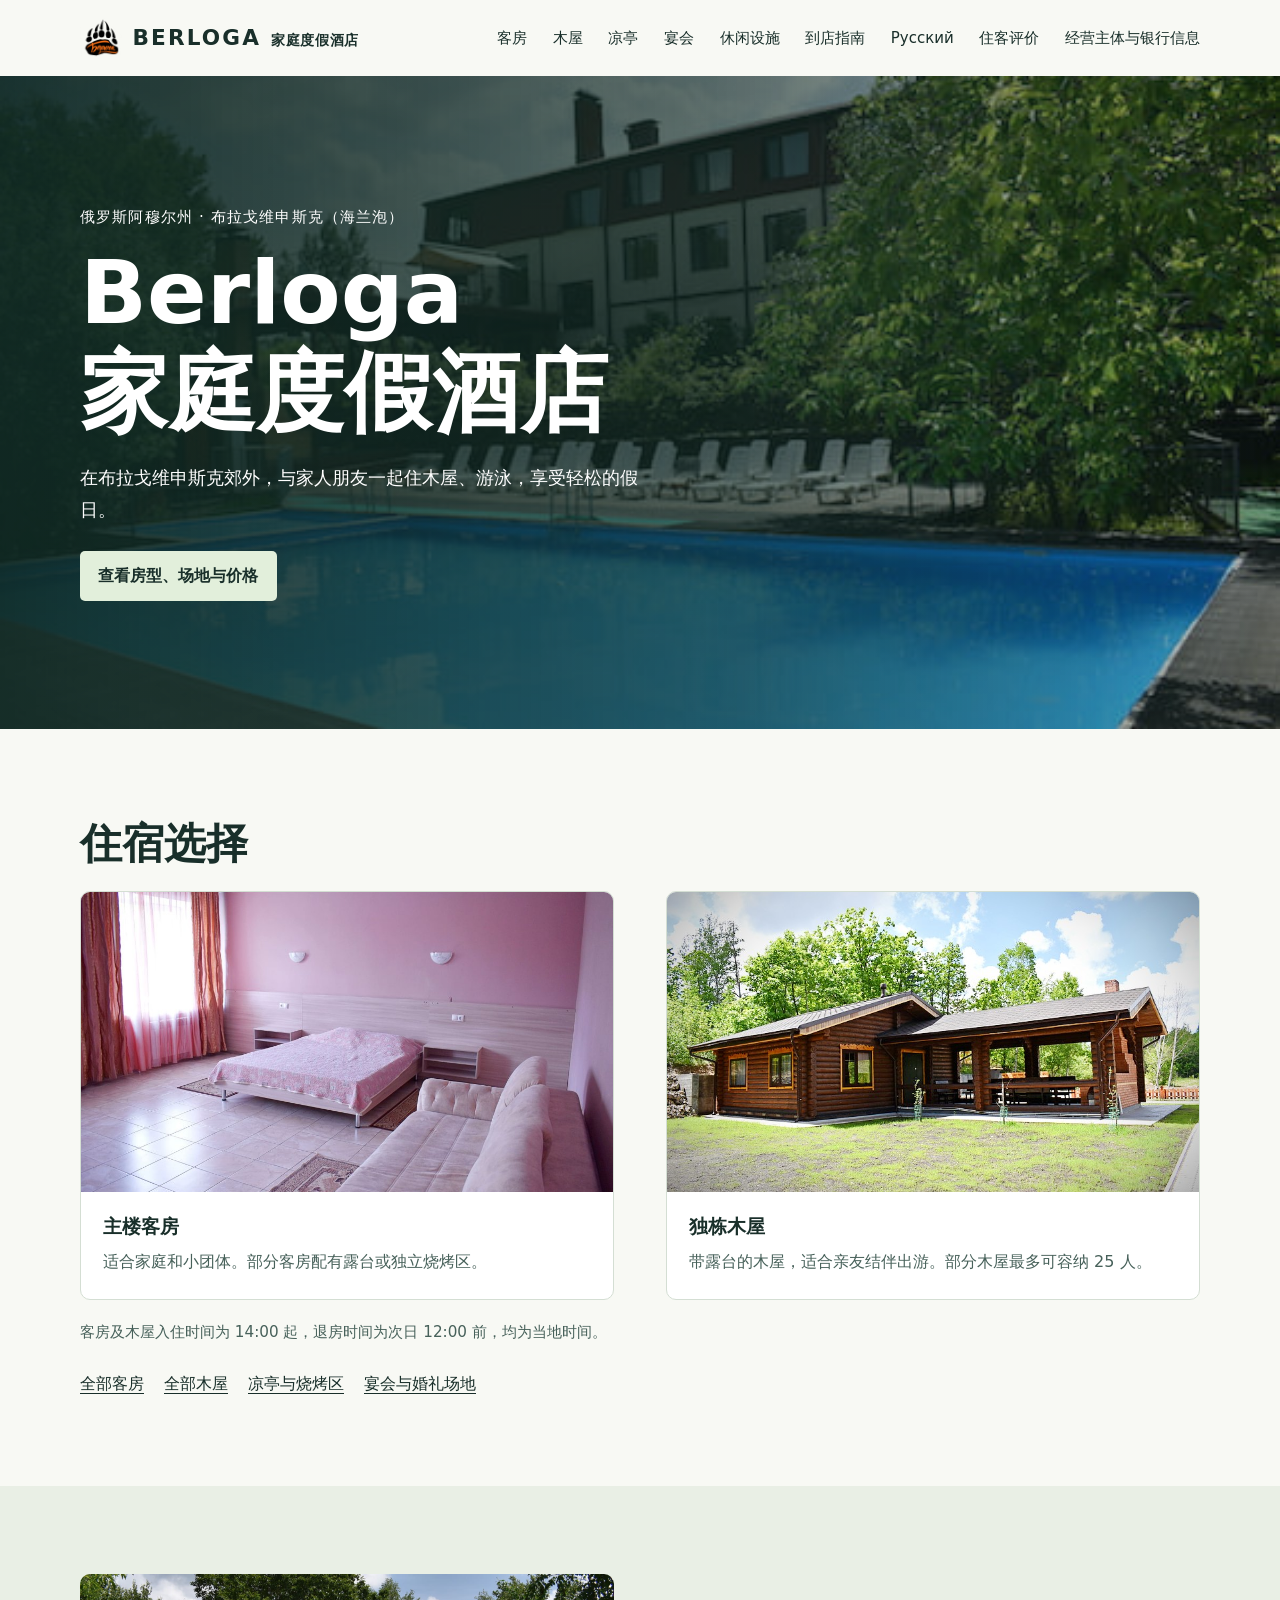
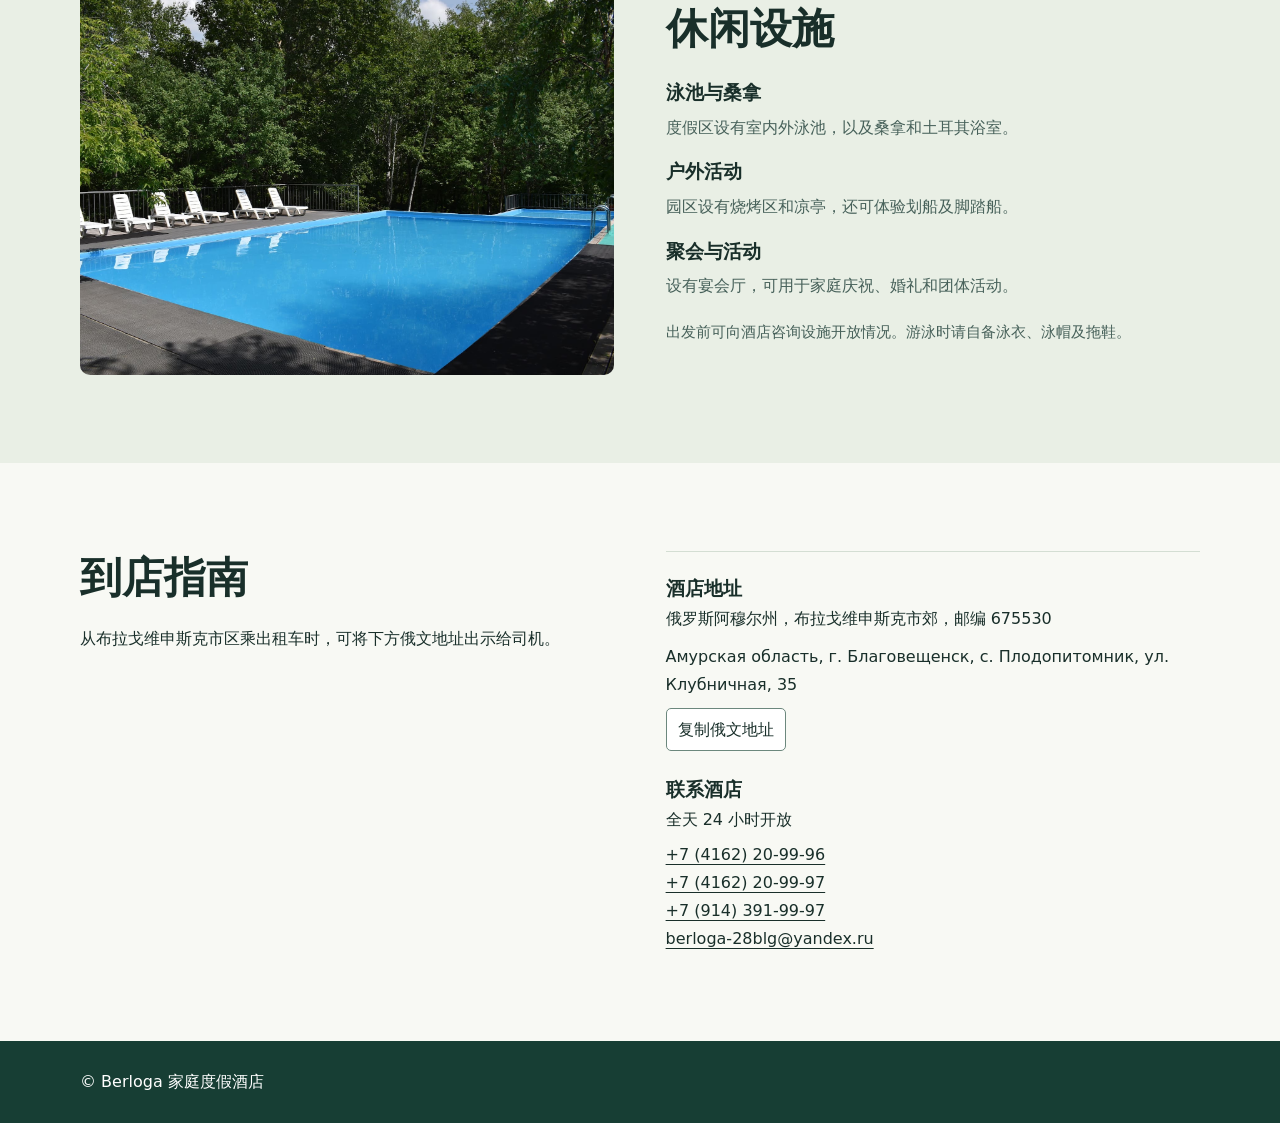
<file: index.html>
<!doctype html>
<html lang="zh-CN">
<head>
  <meta charset="utf-8">
  <meta name="viewport" content="width=device-width, initial-scale=1">
  <title>Berloga 家庭度假酒店｜俄罗斯布拉戈维申斯克（海兰泡）</title>
  <meta name="description" content="了解俄罗斯布拉戈维申斯克郊外的 Berloga 家庭度假酒店。查看客房、木屋、泳池、到店地址及联系方式。">
  <link rel="stylesheet" href="style.css">
  <link rel="icon" href="logo.png" type="image/png">
</head>
<body>
  <header>
    <div class="wrap top">
      <a class="brand" href="#" aria-label="Berloga 首页"><img src="logo.png" width="42" height="40" alt=""><span>BERLOGA <small>家庭度假酒店</small></span></a>
      <nav aria-label="主导航"><a href="catalog.html#rooms">客房</a><a href="catalog.html#cottages">木屋</a><a href="catalog.html#gazebos">凉亭</a><a href="catalog.html#halls">宴会</a><a href="#leisure">休闲设施</a><a href="#visit">到店指南</a><a href="https://berloga28.ru/" lang="ru" hreflang="ru">Русский</a><a href="reviews.html">住客评价</a><a href="requisites.html">经营主体与银行信息</a></nav>
    </div>
  </header>
  <main>
    <section class="hero">
      <div class="wrap hero-content">
        <p class="location">俄罗斯阿穆尔州 · 布拉戈维申斯克（海兰泡）</p>
        <h1>Berloga<br>家庭度假酒店</h1>
        <p>在布拉戈维申斯克郊外，与家人朋友一起住木屋、游泳，享受轻松的假日。</p>
        <a class="button" href="catalog.html">查看房型、场地与价格</a>
      </div>
    </section>
    <section class="wrap section" id="stay">
      <h2>住宿选择</h2>
      <div class="cards">
        <article><img src="room.jpg" alt="Berloga 酒店客房" loading="lazy"><div class="card-copy"><h3>主楼客房</h3><p>适合家庭和小团体。部分客房配有露台或独立烧烤区。</p></div></article>
        <article><img src="cottage.png" alt="Berloga 度假木屋" loading="lazy"><div class="card-copy"><h3>独栋木屋</h3><p>带露台的木屋，适合亲友结伴出游。部分木屋最多可容纳 25 人。</p></div></article>
      </div>
      <p class="note">客房及木屋入住时间为 14:00 起，退房时间为次日 12:00 前，均为当地时间。</p>
      <p class="listing-links"><a href="catalog.html#rooms">全部客房</a><a href="catalog.html#cottages">全部木屋</a><a href="catalog.html#gazebos">凉亭与烧烤区</a><a href="catalog.html#halls">宴会与婚礼场地</a></p>
    </section>
    <section class="leisure" id="leisure">
      <div class="wrap section feature">
        <img src="pool.jpg" alt="Berloga 度假区泳池" loading="lazy">
        <div>
          <h2>休闲设施</h2>
          <dl>
            <dt>泳池与桑拿</dt><dd>度假区设有室内外泳池，以及桑拿和土耳其浴室。</dd>
            <dt>户外活动</dt><dd>园区设有烧烤区和凉亭，还可体验划船及脚踏船。</dd>
            <dt>聚会与活动</dt><dd>设有宴会厅，可用于家庭庆祝、婚礼和团体活动。</dd>
          </dl>
          <p class="note">出发前可向酒店咨询设施开放情况。游泳时请自备泳衣、泳帽及拖鞋。</p>
        </div>
      </div>
    </section>
    <section class="wrap section visit" id="visit">
      <div><h2>到店指南</h2><p>从布拉戈维申斯克市区乘出租车时，可将下方俄文地址出示给司机。</p></div>
      <div class="visit-details">
        <h3>酒店地址</h3>
        <p>俄罗斯阿穆尔州，布拉戈维申斯克市郊，邮编 675530</p>
        <address lang="ru" id="address">Амурская область, г. Благовещенск, с. Плодопитомник, ул. Клубничная, 35</address>
        <button type="button" id="copy" hidden>复制俄文地址</button>
        <span id="copy-status" role="status"></span>
        <h3>联系酒店</h3>
        <p>全天 24 小时开放</p>
        <ul class="contacts">
          <li><a href="tel:+74162209996">+7 (4162) 20-99-96</a></li>
          <li><a href="tel:+74162209997">+7 (4162) 20-99-97</a></li>
          <li><a href="tel:+79143919997">+7 (914) 391-99-97</a></li>
          <li><a href="mailto:berloga-28blg@yandex.ru">berloga-28blg@yandex.ru</a></li>
        </ul>
      </div>
    </section>
  </main>
  <footer><div class="wrap">© Berloga 家庭度假酒店</div></footer>
  <script>
    const copyButton = document.querySelector('#copy');
    const address = document.querySelector('#address');
    const copyStatus = document.querySelector('#copy-status');

    if (navigator.clipboard) {
      copyButton.hidden = false;
      copyButton.addEventListener('click', async () => {
        try {
          await navigator.clipboard.writeText(address.textContent.trim());
          copyStatus.textContent = '已复制';
        } catch {
          copyStatus.textContent = '请选中上方俄文地址并手动复制。';
        }
      });
    }
  </script>
</body>
</html>
</file>
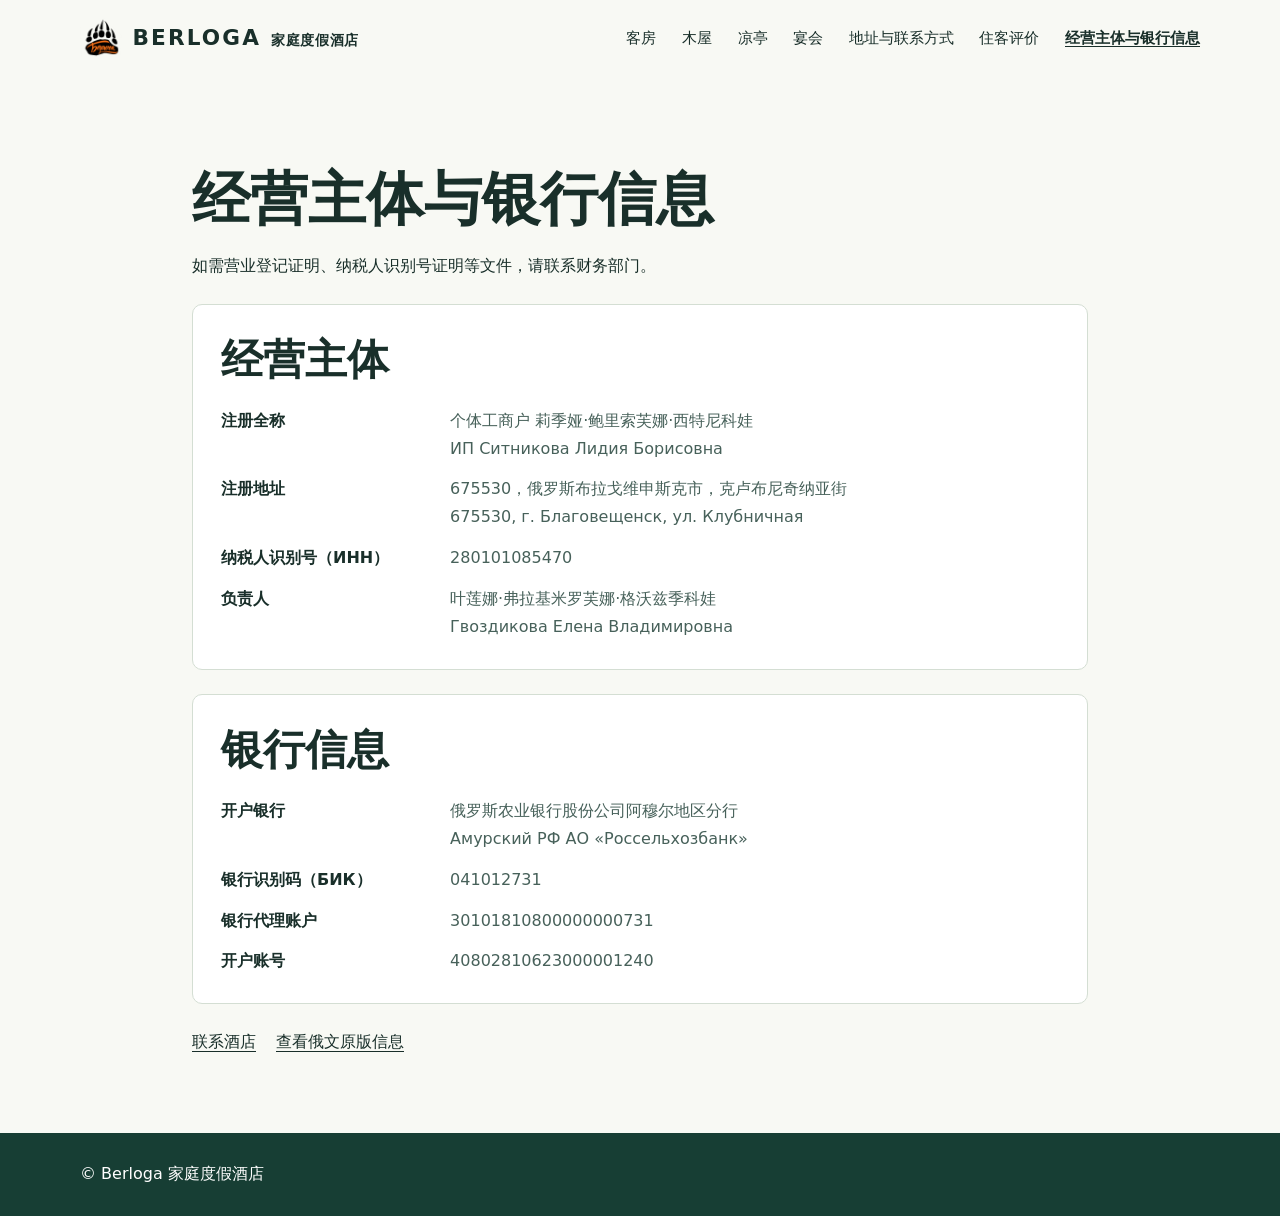
<file: requisites.html>
<!doctype html>
<html lang="zh-CN">
<head>
  <meta charset="utf-8">
  <meta name="viewport" content="width=device-width, initial-scale=1">
  <title>经营主体与银行信息｜Berloga 家庭度假酒店</title>
  <link rel="icon" href="logo.png" type="image/png">
  <link rel="stylesheet" href="style.css">
</head>
<body>
  <header><div class="wrap top">
    <a class="brand" href="index.html"><img src="logo.png" width="42" height="40" alt=""><span>BERLOGA <small>家庭度假酒店</small></span></a>
    <nav aria-label="主导航">
      <a href="catalog.html#rooms">客房</a><a href="catalog.html#cottages">木屋</a>
      <a href="catalog.html#gazebos">凉亭</a><a href="catalog.html#halls">宴会</a>
      <a href="index.html#visit">地址与联系方式</a>
    <a href="reviews.html">住客评价</a><a href="requisites.html" aria-current="page">经营主体与银行信息</a></nav>
  </div></header>
  <main class="wrap catalog-main company-main">
    <h1>经营主体与银行信息</h1>
    <p>如需营业登记证明、纳税人识别号证明等文件，请联系财务部门。</p>
    <section class="company-panel">
      <h2>经营主体</h2>
      <dl class="company-details">
        <dt>注册全称</dt><dd>个体工商户 莉季娅·鲍里索芙娜·西特尼科娃<br><span lang="ru">ИП Ситникова Лидия Борисовна</span></dd>
        <dt>注册地址</dt><dd>675530，俄罗斯布拉戈维申斯克市，克卢布尼奇纳亚街<br><span lang="ru">675530, г. Благовещенск, ул. Клубничная</span></dd>
        <dt>纳税人识别号（ИНН）</dt><dd>280101085470</dd>
        <dt>负责人</dt><dd>叶莲娜·弗拉基米罗芙娜·格沃兹季科娃<br><span lang="ru">Гвоздикова Елена Владимировна</span></dd>
      </dl>
    </section>
    <section class="company-panel">
      <h2>银行信息</h2>
      <dl class="company-details">
        <dt>开户银行</dt><dd>俄罗斯农业银行股份公司阿穆尔地区分行<br><span lang="ru">Амурский РФ АО «Россельхозбанк»</span></dd>
        <dt>银行识别码（БИК）</dt><dd>041012731</dd>
        <dt>银行代理账户</dt><dd>30101810800000000731</dd>
        <dt>开户账号</dt><dd>40802810623000001240</dd>
      </dl>
    </section>
    <p class="listing-links"><a href="index.html#visit">联系酒店</a><a href="https://berloga28.ru/company/requisites/" hreflang="ru">查看俄文原版信息</a></p>
  </main>
  <footer><div class="wrap">© Berloga 家庭度假酒店</div></footer>
</body>
</html>
</file>
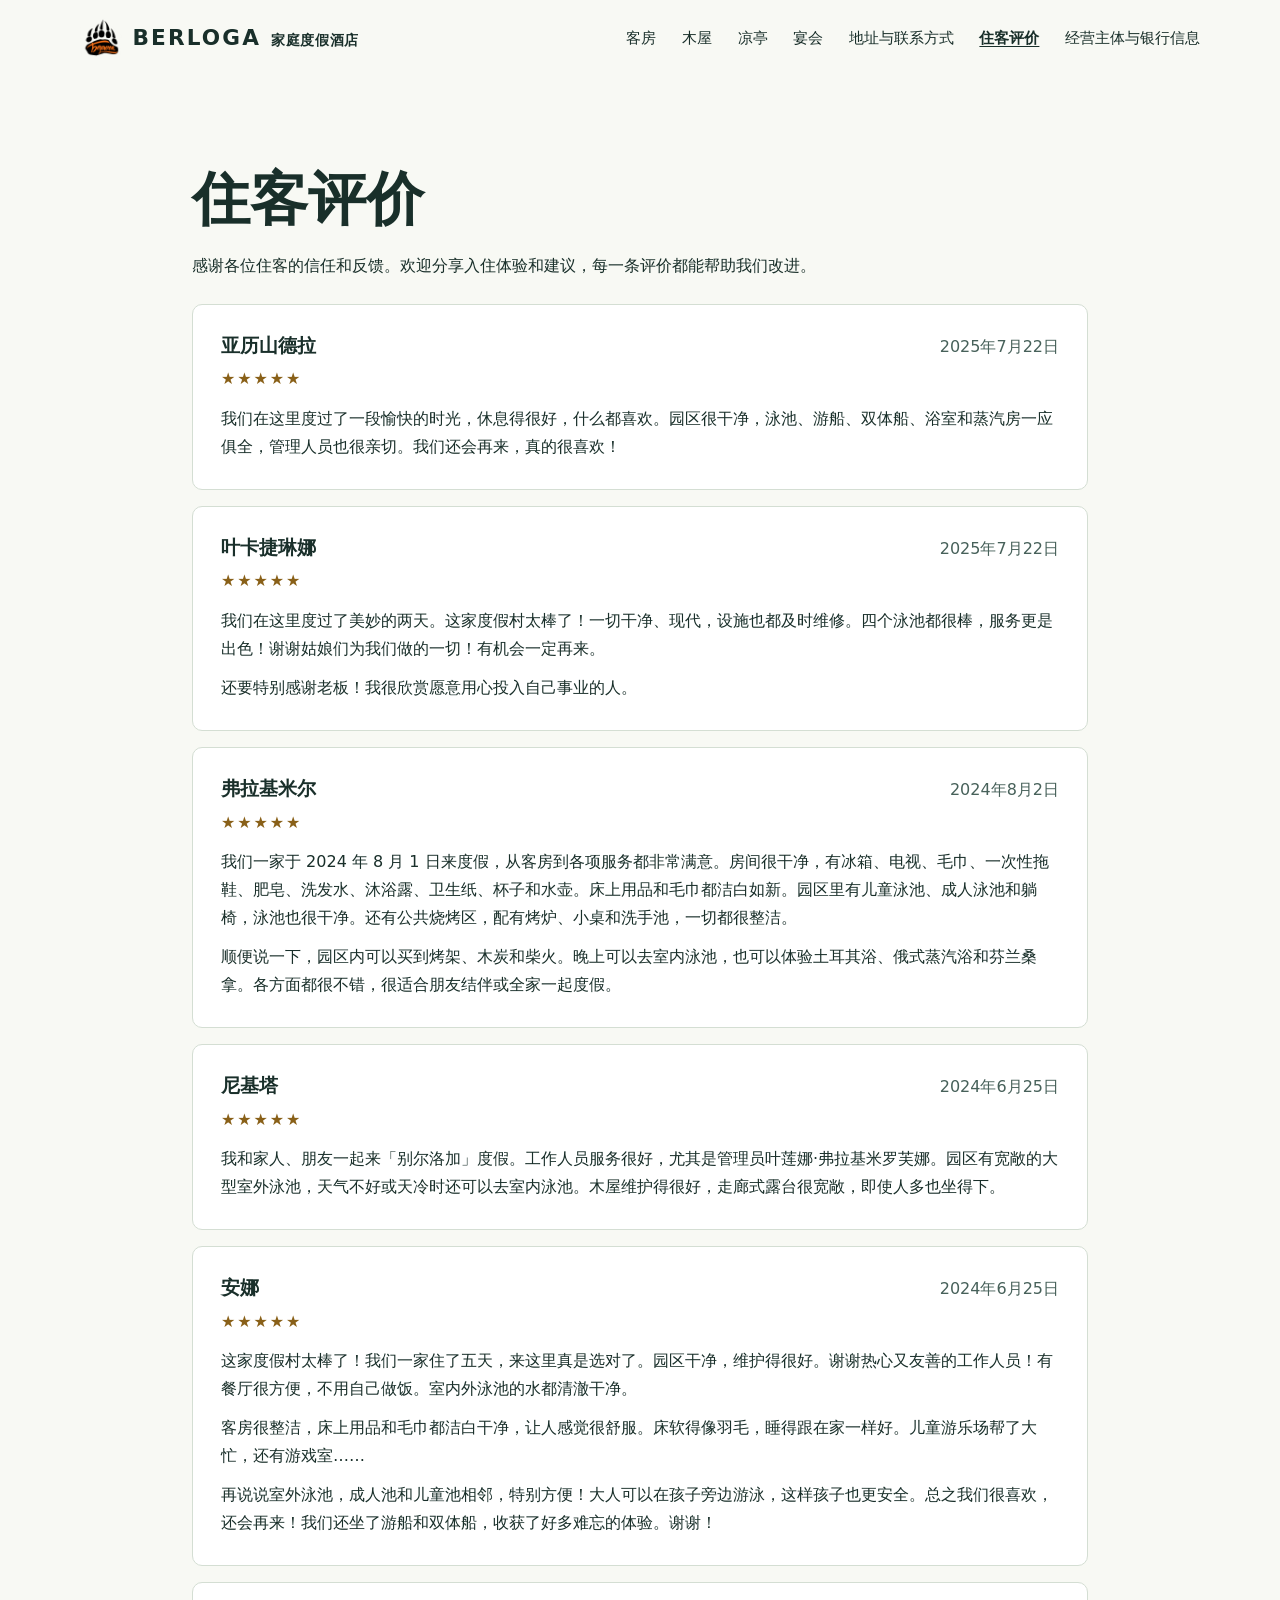
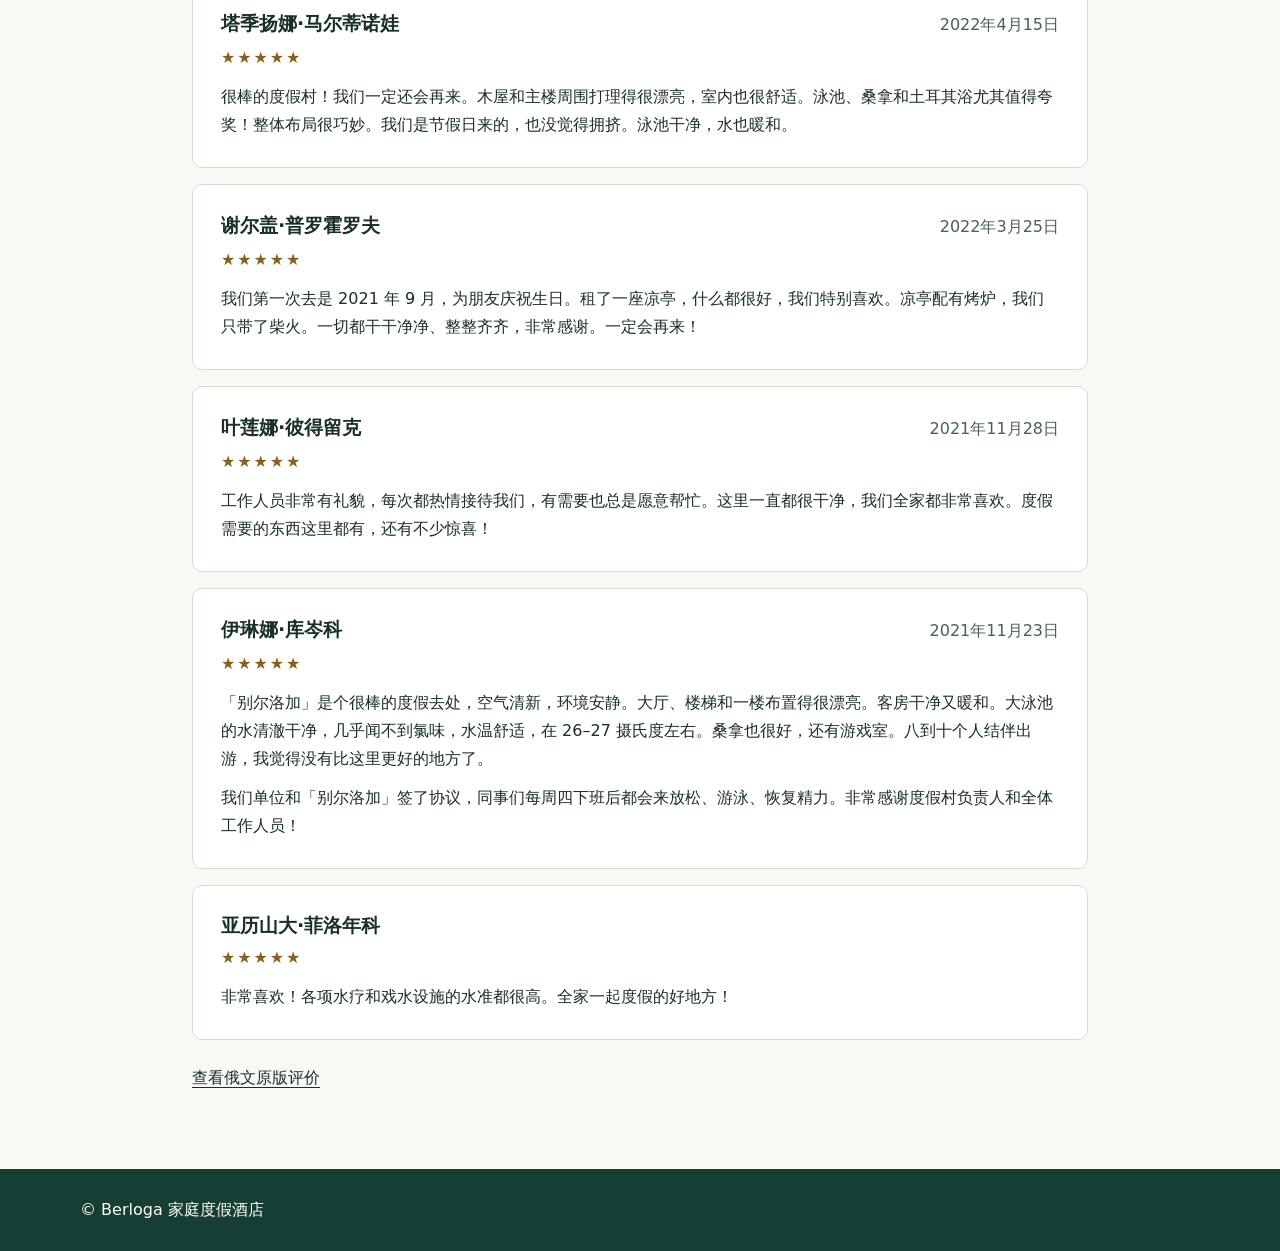
<file: reviews.html>
<!doctype html>
<html lang="zh-CN">
<head>
  <meta charset="utf-8">
  <meta name="viewport" content="width=device-width, initial-scale=1">
  <title>住客评价｜Berloga 家庭度假酒店</title>
  <link rel="icon" href="logo.png" type="image/png">
  <link rel="stylesheet" href="style.css">
</head>
<body>
  <header><div class="wrap top">
    <a class="brand" href="index.html"><img src="logo.png" width="42" height="40" alt=""><span>BERLOGA <small>家庭度假酒店</small></span></a>
    <nav aria-label="主导航">
      <a href="catalog.html#rooms">客房</a><a href="catalog.html#cottages">木屋</a>
      <a href="catalog.html#gazebos">凉亭</a><a href="catalog.html#halls">宴会</a>
      <a href="index.html#visit">地址与联系方式</a>
    <a href="reviews.html" aria-current="page">住客评价</a><a href="requisites.html">经营主体与银行信息</a></nav>
  </div></header>
  <main class="wrap catalog-main company-main">
    <h1>住客评价</h1>
    <p>感谢各位住客的信任和反馈。欢迎分享入住体验和建议，每一条评价都能帮助我们改进。</p>
    <ul class="review-list">
      <li><article class="company-panel">
        <header class="review-heading">
          <h2>亚历山德拉</h2>
          <time datetime="2025-07-22">2025年7月22日</time>
        </header>
        <p class="review-rating" aria-label="5 星，满分 5 星"><span aria-hidden="true">★★★★★</span></p>
        <p>我们在这里度过了一段愉快的时光，休息得很好，什么都喜欢。园区很干净，泳池、游船、双体船、浴室和蒸汽房一应俱全，管理人员也很亲切。我们还会再来，真的很喜欢！</p>
      </article></li>
      <li><article class="company-panel">
        <header class="review-heading">
          <h2>叶卡捷琳娜</h2>
          <time datetime="2025-07-22">2025年7月22日</time>
        </header>
        <p class="review-rating" aria-label="5 星，满分 5 星"><span aria-hidden="true">★★★★★</span></p>
        <p>我们在这里度过了美妙的两天。这家度假村太棒了！一切干净、现代，设施也都及时维修。四个泳池都很棒，服务更是出色！谢谢姑娘们为我们做的一切！有机会一定再来。</p>
        <p>还要特别感谢老板！我很欣赏愿意用心投入自己事业的人。</p>
      </article></li>
      <li><article class="company-panel">
        <header class="review-heading">
          <h2>弗拉基米尔</h2>
          <time datetime="2024-08-02">2024年8月2日</time>
        </header>
        <p class="review-rating" aria-label="5 星，满分 5 星"><span aria-hidden="true">★★★★★</span></p>
        <p>我们一家于 2024 年 8 月 1 日来度假，从客房到各项服务都非常满意。房间很干净，有冰箱、电视、毛巾、一次性拖鞋、肥皂、洗发水、沐浴露、卫生纸、杯子和水壶。床上用品和毛巾都洁白如新。园区里有儿童泳池、成人泳池和躺椅，泳池也很干净。还有公共烧烤区，配有烤炉、小桌和洗手池，一切都很整洁。</p>
        <p>顺便说一下，园区内可以买到烤架、木炭和柴火。晚上可以去室内泳池，也可以体验土耳其浴、俄式蒸汽浴和芬兰桑拿。各方面都很不错，很适合朋友结伴或全家一起度假。</p>
      </article></li>
      <li><article class="company-panel">
        <header class="review-heading">
          <h2>尼基塔</h2>
          <time datetime="2024-06-25">2024年6月25日</time>
        </header>
        <p class="review-rating" aria-label="5 星，满分 5 星"><span aria-hidden="true">★★★★★</span></p>
        <p>我和家人、朋友一起来「别尔洛加」度假。工作人员服务很好，尤其是管理员叶莲娜·弗拉基米罗芙娜。园区有宽敞的大型室外泳池，天气不好或天冷时还可以去室内泳池。木屋维护得很好，走廊式露台很宽敞，即使人多也坐得下。</p>
      </article></li>
      <li><article class="company-panel">
        <header class="review-heading">
          <h2>安娜</h2>
          <time datetime="2024-06-25">2024年6月25日</time>
        </header>
        <p class="review-rating" aria-label="5 星，满分 5 星"><span aria-hidden="true">★★★★★</span></p>
        <p>这家度假村太棒了！我们一家住了五天，来这里真是选对了。园区干净，维护得很好。谢谢热心又友善的工作人员！有餐厅很方便，不用自己做饭。室内外泳池的水都清澈干净。</p>
        <p>客房很整洁，床上用品和毛巾都洁白干净，让人感觉很舒服。床软得像羽毛，睡得跟在家一样好。儿童游乐场帮了大忙，还有游戏室……</p>
        <p>再说说室外泳池，成人池和儿童池相邻，特别方便！大人可以在孩子旁边游泳，这样孩子也更安全。总之我们很喜欢，还会再来！我们还坐了游船和双体船，收获了好多难忘的体验。谢谢！</p>
      </article></li>
      <li><article class="company-panel">
        <header class="review-heading">
          <h2>塔季扬娜·马尔蒂诺娃</h2>
          <time datetime="2022-04-15">2022年4月15日</time>
        </header>
        <p class="review-rating" aria-label="5 星，满分 5 星"><span aria-hidden="true">★★★★★</span></p>
        <p>很棒的度假村！我们一定还会再来。木屋和主楼周围打理得很漂亮，室内也很舒适。泳池、桑拿和土耳其浴尤其值得夸奖！整体布局很巧妙。我们是节假日来的，也没觉得拥挤。泳池干净，水也暖和。</p>
      </article></li>
      <li><article class="company-panel">
        <header class="review-heading">
          <h2>谢尔盖·普罗霍罗夫</h2>
          <time datetime="2022-03-25">2022年3月25日</time>
        </header>
        <p class="review-rating" aria-label="5 星，满分 5 星"><span aria-hidden="true">★★★★★</span></p>
        <p>我们第一次去是 2021 年 9 月，为朋友庆祝生日。租了一座凉亭，什么都很好，我们特别喜欢。凉亭配有烤炉，我们只带了柴火。一切都干干净净、整整齐齐，非常感谢。一定会再来！</p>
      </article></li>
      <li><article class="company-panel">
        <header class="review-heading">
          <h2>叶莲娜·彼得留克</h2>
          <time datetime="2021-11-28">2021年11月28日</time>
        </header>
        <p class="review-rating" aria-label="5 星，满分 5 星"><span aria-hidden="true">★★★★★</span></p>
        <p>工作人员非常有礼貌，每次都热情接待我们，有需要也总是愿意帮忙。这里一直都很干净，我们全家都非常喜欢。度假需要的东西这里都有，还有不少惊喜！</p>
      </article></li>
      <li><article class="company-panel">
        <header class="review-heading">
          <h2>伊琳娜·库岑科</h2>
          <time datetime="2021-11-23">2021年11月23日</time>
        </header>
        <p class="review-rating" aria-label="5 星，满分 5 星"><span aria-hidden="true">★★★★★</span></p>
        <p>「别尔洛加」是个很棒的度假去处，空气清新，环境安静。大厅、楼梯和一楼布置得很漂亮。客房干净又暖和。大泳池的水清澈干净，几乎闻不到氯味，水温舒适，在 26–27 摄氏度左右。桑拿也很好，还有游戏室。八到十个人结伴出游，我觉得没有比这里更好的地方了。</p>
        <p>我们单位和「别尔洛加」签了协议，同事们每周四下班后都会来放松、游泳、恢复精力。非常感谢度假村负责人和全体工作人员！</p>
      </article></li>
      <li><article class="company-panel">
        <header class="review-heading">
          <h2>亚历山大·菲洛年科</h2>
          
        </header>
        <p class="review-rating" aria-label="5 星，满分 5 星"><span aria-hidden="true">★★★★★</span></p>
        <p>非常喜欢！各项水疗和戏水设施的水准都很高。全家一起度假的好地方！</p>
      </article></li>
    </ul>
    <p class="listing-links"><a href="https://berloga28.ru/company/reviews/" hreflang="ru">查看俄文原版评价</a></p>
  </main>
  <footer><div class="wrap">© Berloga 家庭度假酒店</div></footer>
</body>
</html>
</file>
<file: style.css>
:root {
  color-scheme: light;
  --ink: #192f2a;
  --muted: #47615a;
  --paper: #f8f9f4;
  --green: #173e34;
  --line: #d4ded3;
  font-family: "PingFang SC", "Microsoft YaHei", "Noto Sans CJK SC", system-ui, sans-serif;
}
* { box-sizing: border-box; }
body { margin: 0; color: var(--ink); background: var(--paper); line-height: 1.75; }
a { color: inherit; text-underline-offset: .22em; }
a:focus-visible, button:focus-visible { outline: 3px solid #bd721a; outline-offset: 5px; }
p, h1, h2, h3, dl, dd { margin: 0; }
img { display: block; width: 100%; object-fit: cover; background: #c8d8cc; }
.wrap { width: min(1120px, calc(100% - 3rem)); margin-inline: auto; }
.top { min-height: 76px; display: flex; align-items: center; justify-content: space-between; gap: .75rem 2rem; }
.brand { display: inline-flex; align-items: center; gap: .65rem; font-size: 1.35rem; letter-spacing: .1em; font-weight: 850; text-decoration: none; }
.brand img { width: 42px; height: 40px; object-fit: contain; background: transparent; }
.brand small { font-weight: 600; font-size: .875rem; letter-spacing: .05em; }
nav { display: flex; flex-wrap: wrap; gap: .65rem 1.6rem; font-size: .9375rem; }
nav a { text-decoration: none; }
nav a:hover { text-decoration: underline; }
.hero {
  color: white;
  background: linear-gradient(90deg, #102923f0, #102923a8 58%, #10292340), url("hero.jpg") center / cover, var(--green);
}
.hero-content { padding-block: clamp(4rem, 10vw, 8rem); }
.location { font-size: .95rem; letter-spacing: .075em; }
h1 { margin-block: .8rem 1.25rem; font-size: clamp(2.6rem, 7vw, 5.5rem); line-height: 1.13; }
.hero p:not(.location) { max-width: 35rem; font-size: 1.125rem; }
.button { display: inline-block; margin-top: 1.6rem; padding: .7rem 1.15rem; border-radius: 5px; background: #e2efdb; color: var(--ink); font-weight: 700; text-decoration: none; }
.button:hover { background: white; }
.section { padding-block: clamp(3rem, 7vw, 5.5rem); }
h2 { margin-bottom: 1.25rem; font-size: clamp(1.85rem, 4vw, 2.6rem); line-height: 1.3; }
h3, dt { font-size: 1.2rem; font-weight: 750; }
.cards, .feature, .visit { display: grid; grid-template-columns: 1fr 1fr; gap: clamp(1.25rem, 4vw, 3.5rem); align-items: start; }
.cards article { height: 100%; background: white; border: 1px solid var(--line); border-radius: 10px; overflow: hidden; }
.cards img { aspect-ratio: 16 / 9; }
.card-copy { padding: 1.15rem 1.4rem 1.45rem; }
.card-copy p, dd, .note { color: var(--muted); }
.card-copy p, dd { margin-top: .25rem; }
.note { margin-top: 1.2rem; font-size: .95rem; }
.leisure { background: #e9efe5; }
.feature { align-items: center; }
.feature img { aspect-ratio: 4 / 3; border-radius: 10px; }
dt:not(:first-child) { margin-top: .85rem; }
.visit-details { border-top: 1px solid var(--line); padding-top: 1.25rem; }
address { font-style: normal; margin-block: .6rem; overflow-wrap: anywhere; }
.visit-details h3:not(:first-child) { margin-top: 1.35rem; }
button { font: inherit; border: 1px solid #6c887d; border-radius: 5px; background: white; color: var(--ink); padding: .4rem .7rem; cursor: pointer; }
.contacts { padding: 0; margin: .4rem 0 0; list-style: none; overflow-wrap: anywhere; }
footer { padding-block: 1.7rem; background: var(--green); color: white; }
.catalog-main { padding-block: clamp(2rem, 6vw, 5rem); }
.catalog-main h1 { font-size: clamp(2rem, 5vw, 3.65rem); }
.catalog-section { margin-top: clamp(2rem, 6vw, 4.5rem); }
.catalog-grid, .listing-gallery { display: grid; grid-template-columns: repeat(3, minmax(0, 1fr)); gap: 1.25rem; }
.catalog-card { background: white; border: 1px solid var(--line); border-radius: 10px; overflow: hidden; }
.catalog-card > a { display: block; height: 100%; text-decoration: none; }
.catalog-card > a:focus-visible { outline-offset: -4px; }
.catalog-card > a:hover .details-link { text-decoration: underline; }
.catalog-card img, .photo-placeholder { aspect-ratio: 16 / 10; }
.photo-placeholder { display: grid; place-items: center; background: #e9efe5; color: var(--muted); }
.catalog-card .note { margin-top: .25rem; }
.tariff { display: flex; flex-wrap: wrap; gap: .15rem .65rem; margin-block: .55rem; color: var(--green); }
.listing-tariff { margin-block: 1rem 2rem; font-size: 1.15rem; }
.listing-specs { display: flex; flex-wrap: wrap; gap: 1rem 2rem; margin-bottom: 2rem; }
.listing-specs dt { font-size: 1rem; }
.listing-gallery img { aspect-ratio: 4 / 3; border-radius: 8px; }
.listing-gallery a { cursor: zoom-in; }
.photo-viewer {
  width: min(74rem, calc(100% - 1rem));
  max-width: none;
  height: min(52rem, calc(100vh - 1rem));
  height: min(52rem, calc(100dvh - 1rem));
  max-height: none;
  padding: clamp(.5rem, 2vw, 1.25rem);
  border: 0;
  border-radius: 10px;
  overflow: hidden;
  background: #14211e;
  color: white;
}
.photo-viewer[open] { display: grid; grid-template-rows: auto minmax(0, 1fr) auto; gap: .65rem; }
.photo-viewer::backdrop { background: #07120ee8; }
.photo-viewer-toolbar, .photo-viewer-controls { display: flex; align-items: center; gap: .75rem; }
.photo-viewer-toolbar { justify-content: space-between; }
.photo-viewer-controls { justify-content: center; }
.photo-viewer-stage { min-height: 0; }
.photo-viewer-stage img { height: 100%; object-fit: contain; background: transparent; }
.photo-viewer button { min-height: 44px; }
.photo-viewer button:disabled { opacity: .5; cursor: default; }
.company-main { max-width: 56rem; }
.review-list { display: grid; gap: 1rem; list-style: none; margin: 1.5rem 0 0; padding: 0; }
.company-panel { border: 1px solid var(--line); border-radius: 10px; padding: clamp(1rem, 3vw, 1.75rem); background: white; }
.company-main > .company-panel { margin-top: 1.5rem; }
.review-heading { display: flex; flex-wrap: wrap; align-items: baseline; gap: .25rem 1rem; justify-content: space-between; }
.review-heading h2 { margin: 0; font-size: 1.2rem; }
.review-heading time { color: var(--muted); }
.review-rating { color: #896018; letter-spacing: .12em; margin-block: .3rem .65rem; }
.company-panel p + p { margin-top: .7rem; }
.company-details { display: grid; grid-template-columns: minmax(9rem, .7fr) minmax(0, 2fr); gap: .8rem 1rem; }
.company-details dt { margin: 0; font-size: 1rem; }
.company-details dd { margin: 0; overflow-wrap: anywhere; }
nav [aria-current="page"] { font-weight: 750; text-decoration: underline; }
@media (max-width: 520px) {
  .company-details { grid-template-columns: 1fr; gap: .3rem; }
  .company-details dd + dt { margin-top: .65rem; }
}
.listing-links { display: flex; flex-wrap: wrap; gap: .5rem 1.25rem; margin-top: 1.5rem; }
.original-name { color: var(--muted); }
.details-link { color: var(--green); font-weight: 650; }
@media (max-width: 900px) {
  .catalog-grid, .listing-gallery { grid-template-columns: repeat(2, minmax(0, 1fr)); }
}
@media (max-width: 510px) {
  .catalog-grid { grid-template-columns: 1fr; }
}
@media (max-width: 700px) {
  .wrap { width: calc(100% - 2rem); }
  .top { flex-direction: column; align-items: flex-start; padding-block: .85rem; }
  nav { gap: .4rem 1rem; }
  .cards, .feature, .visit { grid-template-columns: 1fr; }
  .feature img { aspect-ratio: 16 / 10; }
}
</file>
